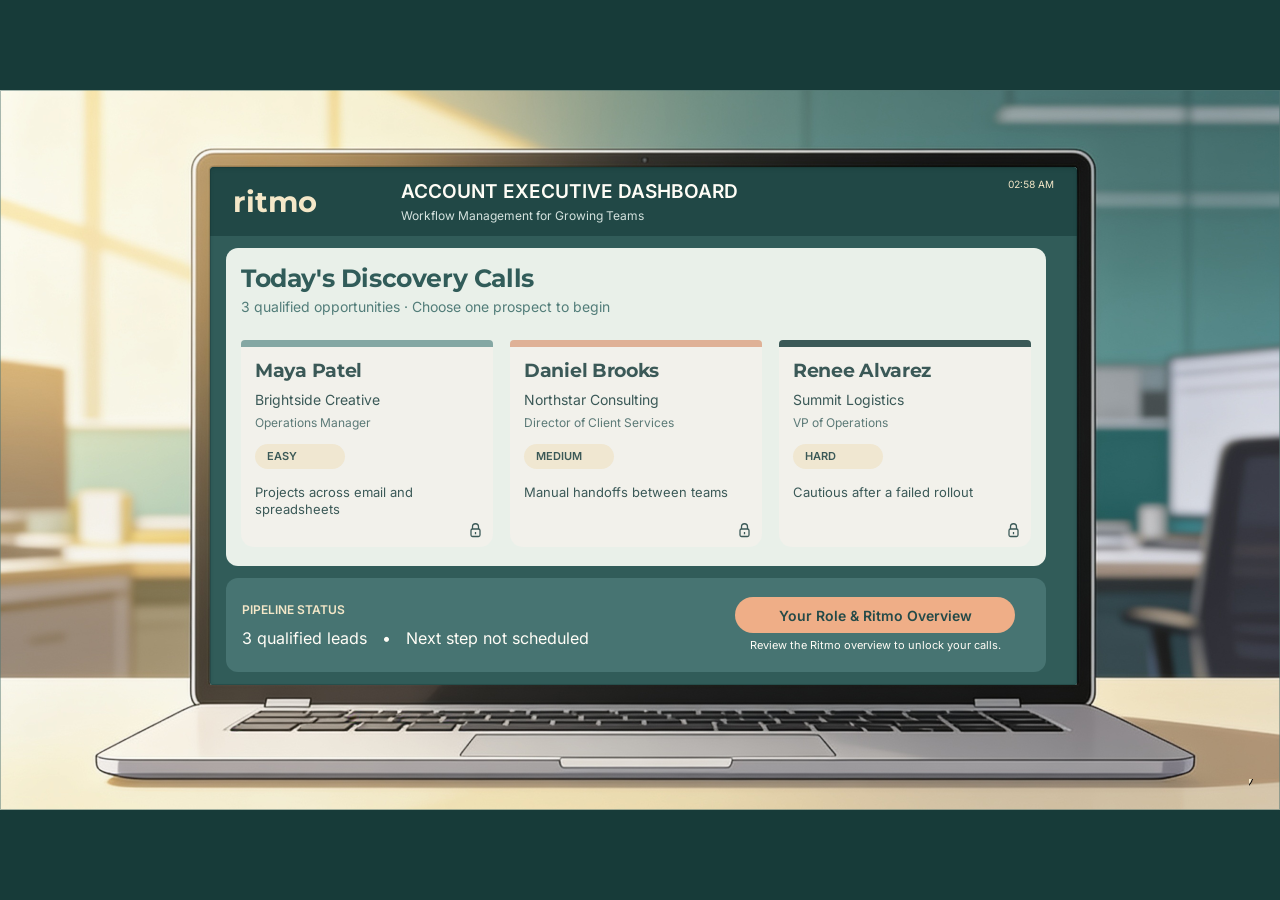
<file: index.html>
<!doctype html>
<html lang="en">
<head>
  <meta charset="utf-8">
  <meta name="viewport" content="width=device-width, initial-scale=1">
  <meta name="theme-color" content="#315c59">
  <title>Ritmo — Account Executive Dashboard</title>
  <link rel="icon" href="data:,">
  <link rel="stylesheet" href="./src/styles.css?v=conclusion-return-2">
</head>
<body>
  <main class="viewport" aria-label="Ritmo sales training prototype">
    <div class="stage" id="stage">
      <img class="workstation" draggable="false" id="workstation" src="./assets/ritmo-workstation.png" alt="" aria-hidden="true" width="1280" height="720">
      <p class="asset-notice" id="asset-notice" hidden>Approved workstation image not yet bundled.</p>
      <div class="desk" aria-hidden="true"></div>
      <div class="laptop">
        <div class="camera" aria-hidden="true"></div>
        <section class="screen" aria-label="Account executive dashboard">
          <header class="app-header">
            <span class="brand">ritmo</span>
            <div class="header-copy"><h1>ACCOUNT EXECUTIVE DASHBOARD</h1><p>Workflow Management for Growing Teams</p></div>
            <time id="clock" aria-label="Local time"></time>
          </header>
          <div class="dashboard" id="dashboard">
            <section class="discovery" aria-labelledby="discovery-title">
              <h2 id="discovery-title" tabindex="-1">Today's Discovery Calls</h2>
              <p class="support">3 qualified opportunities · Choose one prospect to begin</p>
              <div class="customers" id="customers"></div>
            </section>
            <section class="pipeline" aria-label="Pipeline status">
              <div class="pipeline-copy"><h2>PIPELINE STATUS</h2><p>3 qualified leads <span aria-hidden="true">•</span> <span id="pipeline-status">Next step not scheduled</span></p></div>
              <div class="overview-entry"><button id="open-overview" class="action overview-required" aria-controls="role-overview" aria-describedby="overview-instruction">Your Role &amp; Ritmo Overview</button><p id="overview-instruction">Review the Ritmo overview to unlock your calls.</p></div>
            </section>
          </div>
          <section id="role-overview" class="role-overview" aria-label="Your Role &amp; Ritmo Overview" hidden>
            <div class="overview-tabs" role="tablist" aria-label="Overview sections">
              <button id="overview-tab-role" role="tab" aria-controls="overview-panel-role" aria-selected="true" tabindex="0" data-overview-tab="role">Your Role<span class="tab-reviewed" aria-hidden="true">✓</span></button>
              <button id="overview-tab-benefits" role="tab" aria-controls="overview-panel-benefits" aria-selected="false" tabindex="-1" data-overview-tab="benefits">Ritmo Benefits<span class="tab-reviewed" aria-hidden="true">✓</span></button>
              <button id="overview-tab-goal" role="tab" aria-controls="overview-panel-goal" aria-selected="false" tabindex="-1" data-overview-tab="goal">Call Goal<span class="tab-reviewed" aria-hidden="true">✓</span></button>
            </div>
            <section id="overview-panel-role" class="overview-panel" role="tabpanel" aria-labelledby="overview-tab-role" tabindex="0">
              <h2>Your Role &amp; What Ritmo Does</h2>
              <div class="role-columns">
                <section><h3>Your Role</h3><p>You're an account executive at Ritmo. You'll meet with qualified prospective customers to explore their needs, address concerns, and determine whether a follow-up demonstration is worth scheduling.</p></section>
                <section><h3>What Is Ritmo?</h3><p>Ritmo is a B2B workflow-management software platform designed to help growing teams organize, coordinate, and track their work in one place.</p></section>
              </div>
              <section class="ritmo-example"><h3>Ritmo in 30 Seconds</h3><blockquote>“Ritmo helps growing teams organize their work in one place. Instead of juggling spreadsheets, emails, and manual follow-ups, teams can track progress, coordinate responsibilities, and keep projects moving with clearer workflows.”</blockquote><p class="example-caption">An example explanation — not a script to memorize.</p></section>
            </section>
            <section id="overview-panel-benefits" class="overview-panel" role="tabpanel" aria-labelledby="overview-tab-benefits" tabindex="0" hidden>
              <h2>What Ritmo Offers</h2>
              <div class="benefits-grid">
                <article class="capability"><h3>Centralized Work Management</h3><p>Keep tasks, deadlines, project updates, and responsibilities organized in one shared workspace.</p><p class="why-it-matters"><strong>Why it matters:</strong> Teams spend less time searching through emails and spreadsheets to figure out what's happening.</p></article>
                <article class="capability"><h3>Standardized Workflows</h3><p>Create consistent processes so everyone knows which steps to follow and what happens next.</p><p class="why-it-matters"><strong>Why it matters:</strong> Teams can reduce confusion, missed steps, and inconsistent ways of working.</p></article>
                <article class="capability"><h3>Automated Task Assignments</h3><p>Assign responsibilities as work progresses, helping teams coordinate handoffs without constantly following up manually.</p><p class="why-it-matters"><strong>Why it matters:</strong> Work is less likely to get stuck because someone doesn't know they're responsible for the next step.</p></article>
              </div>
            </section>
            <section id="overview-panel-goal" class="overview-panel" role="tabpanel" aria-labelledby="overview-tab-goal" tabindex="0" hidden>
              <h2>Your Discovery Call Goal</h2>
              <ol class="call-goals">
                <li><h3>Explore the customer's needs</h3><p>Ask questions to understand the customer's current situation, challenges, and priorities.</p></li>
                <li><h3>Address concerns with relevant benefits</h3><p>Acknowledge and clarify the customer's concern before connecting a Ritmo capability to their needs.</p></li>
                <li><h3>Confirm a specific next step</h3><p>Propose and confirm a follow-up meeting with a clear purpose.</p></li>
              </ol>
              <p class="overview-reminder"><strong>Remember:</strong> You're not expected to close the sale during this call. Your goal is to determine whether a tailored Ritmo workflow demonstration is worth scheduling.</p>
            </section>
            <div class="overview-footer"><p id="overview-progress" role="status">Review all three tabs to return to the dashboard.</p><button class="action" id="complete-overview" disabled aria-describedby="overview-progress">Return to Dashboard</button></div>
          </section>
          <section class="handoff" id="handoff" aria-labelledby="handoff-title" hidden>
            <span class="eyebrow">DISCOVERY CALL</span>
            <span class="call-mark" aria-hidden="true"><svg viewBox="0 0 24 24"><rect x="3" y="6" width="12" height="12" rx="3"/><path d="m15 10 6-3v10l-6-3z"/></svg></span>
            <h2 id="handoff-title" tabindex="-1"></h2>
            <p id="handoff-company"></p>
            <p class="handoff-note">Your customer conversation is ready.</p>
            <span class="prototype-label">Prototype handoff · No live call is connected</span>
            <button class="action" id="return-button">Return to CRM</button>
          </section>
          <section class="transition" id="transition" hidden tabindex="-1" aria-labelledby="connection-title">
            <span class="eyebrow">RITMO · OUTBOUND CALL</span>
            <span class="pulse" aria-hidden="true"></span>
            <h2 id="connection-title"></h2>
            <p>Preparing your customer conversation</p>
          </section>
          <section class="precall" id="customer-brief" role="dialog" aria-modal="true" aria-labelledby="brief-title" aria-describedby="brief-summary" hidden>
            <h2 class="sr-only" id="brief-title" tabindex="-1">Pre-Call Brief</h2>
            <p class="sr-only" id="brief-summary"></p>
            <div class="brief-artwork">
              <img id="brief-image" alt="" draggable="false" width="1280" height="720">
              <button class="brief-hotspot back-hotspot" id="back-customers" aria-label="Back to Customers"></button>
              <button class="brief-hotspot call-hotspot" id="call-prospect" aria-label="Call This Prospect" aria-disabled="true" aria-describedby="brief-review-status"></button>
            </div>
            <p id="brief-review-status" class="brief-review-status" role="status"></p>
          </section>
        </section>
        <div class="hinge" aria-hidden="true"></div>
      </div>
      <div class="laptop-base" aria-hidden="true"><div class="keyboard" id="keyboard"></div><div class="trackpad"></div><div class="base-lip"></div></div>
      <aside class="notification" id="notification" aria-label="Message from your manager" hidden><h2>MESSAGE FROM YOUR MANAGER</h2><p>Three qualified prospects are ready to talk. Choose one and find out what their team needs.</p></aside>
      <span class="sr-only" id="announcement" role="status"></span>
    </div>
  </main>
  <div id="simulation-exit" class="simulation-exit" tabindex="-1" role="status" aria-label="Customer conversation transition complete" hidden></div>
  <!-- Classic scripts load in dependency order, including when opened via file://. -->
  <script src="./src/customers.js"></script>
  <script src="./src/session.js"></script>
  <script src="./src/main.js?v=conclusion-return-2"></script>
</body>
</html>
</file>
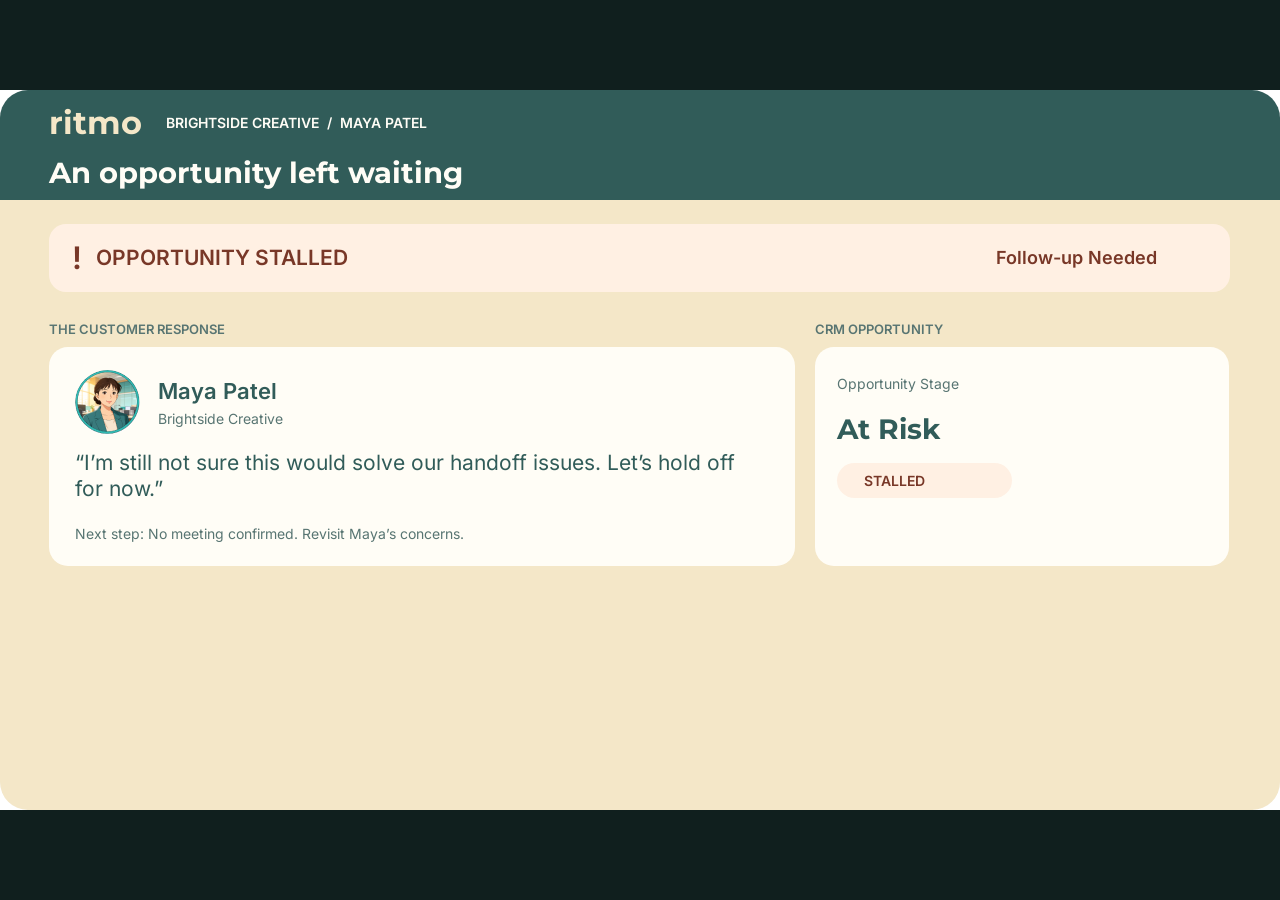
<file: negative-conclusion/index.html>
<!doctype html>
<html lang="en"><head><meta charset="utf-8"><meta name="viewport" content="width=device-width,initial-scale=1"><title>Ritmo — Maya Negative Conclusion</title><link rel="stylesheet" href="styles.css?v=negative-autoplay-2"><script defer src="navigation.js?v=2"></script><script defer src="animation.js?v=negative-autoplay-2"></script></head>
<body data-outcome="negative"><main class="scene" aria-label="Maya negative conclusion">
<section class="intro" aria-label="Later that week"><div class="intro-screen"><h1>Later that week…</h1><i></i><p>Your conversation with Maya has set things in motion.</p></div></section>
<section class="conclusion" aria-label="Conclusion" inert>
<header data-reveal="header"><div><strong class="brand">ritmo</strong><span>BRIGHTSIDE CREATIVE&nbsp; / &nbsp;MAYA PATEL</span></div><h1>An opportunity left waiting</h1></header>
<div class="banner" data-reveal="banner"><span class="symbol" aria-hidden="true">!</span><strong>OPPORTUNITY STALLED</strong><span class="banner-stage">Follow-up Needed</span></div>
<section class="customer" data-reveal="customer"><h2>THE CUSTOMER RESPONSE</h2><div class="panel"><div class="identity"><span class="avatar maya" role="img" aria-label="Maya Patel"></span><div><h3>Maya Patel</h3><p>Brightside Creative</p></div></div><blockquote>“I’m still not sure this would solve our handoff issues. Let’s hold off for now.”</blockquote><p class="next">Next step: No meeting confirmed. Revisit Maya’s concerns.</p></div></section>
<section class="opportunity" data-reveal="opportunity"><h2>CRM OPPORTUNITY</h2><div class="panel"><p>Opportunity Stage</p><h3>At Risk</h3><strong class="pill">STALLED</strong></div></section>
<section class="manager" data-reveal="manager"><h2>SALES MANAGER UPDATE</h2><div class="manager-prompt"><button id="open-manager" aria-label="Open sales manager update" aria-controls="manager-message" aria-expanded="false"><svg viewBox="0 0 32 24" aria-hidden="true"><rect x="1" y="1" width="30" height="22" rx="4"/><path d="m3 4 13 10L29 4"/></svg></button></div><div class="panel" id="manager-message" tabindex="-1" hidden><span class="avatar coach" role="img" aria-label="Sales Manager"></span><div><h3>Sales Manager</h3><p>“Maya hasn’t committed to a next step. Let’s review what concerns were left unresolved and plan a stronger follow-up.”</p></div></div></section>
<footer data-reveal="navigation"><span>MAYA&nbsp; / &nbsp;NEGATIVE CONCLUSION</span><nav aria-label="Next steps"><button data-action="retry">Try Maya Again</button><button data-action="customers">Choose Another Customer</button><button data-action="finish">Finish Experience</button></nav></footer>
</section>
<dialog><h2>Navigation status</h2><p id="destination"></p><button id="dismiss">Back to conclusion</button></dialog>
<span id="status" class="sr-only" role="status"></span>
</main></body></html>
</file>
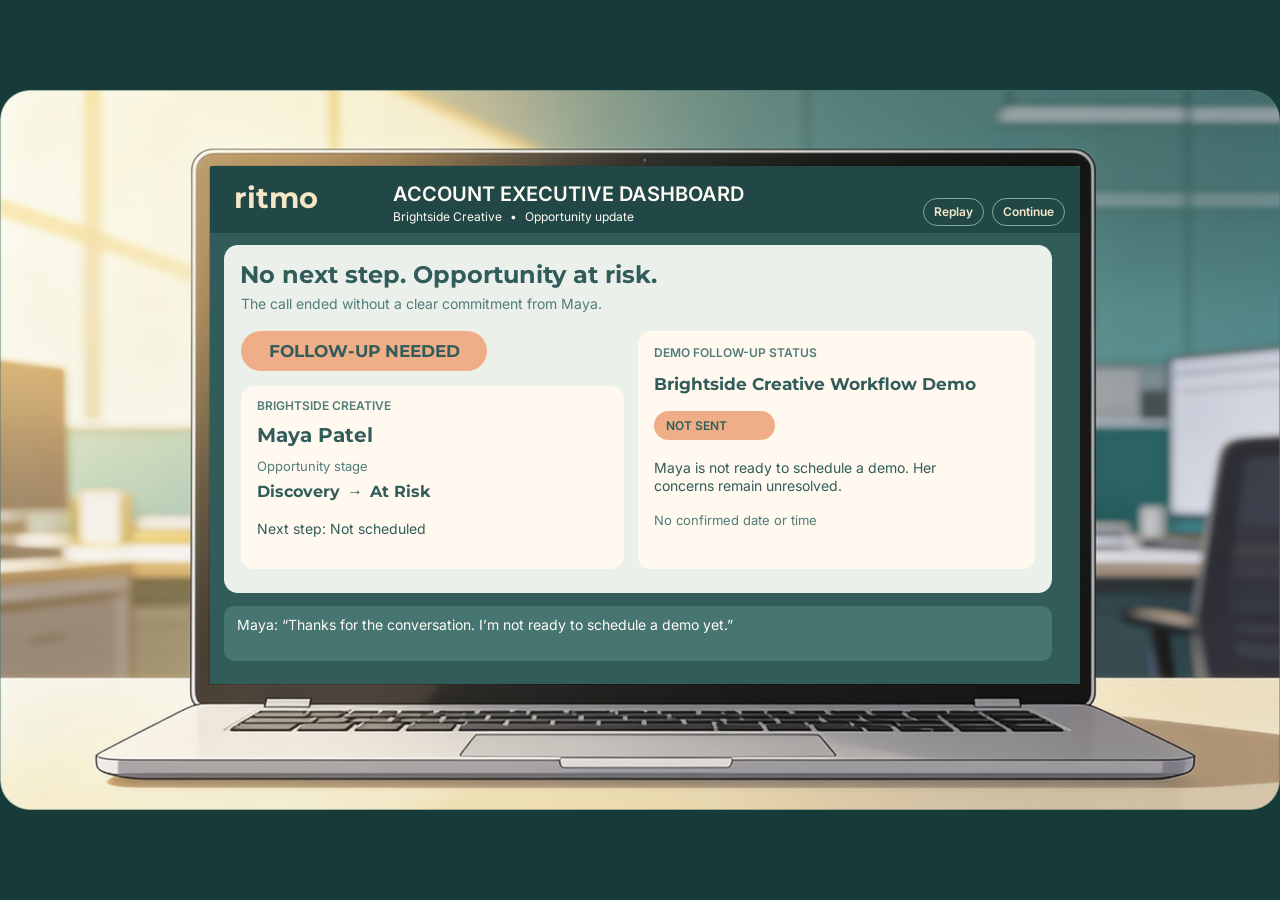
<file: negative-consequence/index.html>
<!doctype html>
<html lang="en">
<head>
  <meta charset="utf-8">
  <meta name="viewport" content="width=device-width, initial-scale=1">
  <title>Ritmo — Maya's opportunity at risk</title>
  <link rel="icon" href="data:,">
  <link rel="stylesheet" href="./styles.css?v=not-sent-outline-1">
</head>
<body>
  <main class="viewport">
    <section class="scene" id="scene" data-state="loading" aria-labelledby="result-title" aria-busy="true">
      <!-- Exclude the entire flattened display, preserving the original device
           and office. Live HTML fills that same opening, with no duplicate text. -->
      <img class="artwork" id="artwork" src="./assets/negative-consequence.png" width="1280" height="720" alt="" draggable="false">
      <div class="screen">
        <div class="screen-content" data-reveal="screen">
          <header class="header">
            <span class="brand">ritmo</span>
            <p class="dashboard-title">ACCOUNT EXECUTIVE DASHBOARD</p>
            <p class="dashboard-subtitle">Brightside Creative <span aria-hidden="true">•</span> Opportunity update</p>
          </header>
          <section class="panel" aria-labelledby="result-title">
            <h1 id="result-title">No next step. Opportunity at risk.</h1>
            <p class="intro">The call ended without a clear commitment from Maya.</p>
            <div class="badge" data-reveal="badge">
              <span>FOLLOW-UP NEEDED</span>
            </div>
            <section class="opportunity" aria-labelledby="customer-name">
              <p class="company">BRIGHTSIDE CREATIVE</p>
              <h2 id="customer-name">Maya Patel</h2>
              <p class="stage-label">Opportunity stage</p>
              <p class="stage-line"><span id="stage-text" data-reveal="stage">Discovery <span class="arrow">→</span> At Risk</span></p>
              <p class="next-step">Next step: Not scheduled</p>
            </section>
            <section class="calendar" data-reveal="calendar" aria-labelledby="calendar-title">
              <h2 id="calendar-title">DEMO FOLLOW-UP STATUS</h2>
              <h3>Brightside Creative Workflow Demo</h3>
              <p class="accepted">NOT SENT</p>
              <p class="invitation">Maya is not ready to schedule a demo. Her<br>concerns remain unresolved.</p>
              <p class="schedule">No confirmed date or time</p>
            </section>
          </section>
          <p class="message" data-reveal="message">Maya: “Thanks for the conversation. I’m not ready to schedule a demo yet.”</p>
          <div class="accent badge-accent" data-accent="badge" aria-hidden="true"></div>
          <div class="accent calendar-accent" data-accent="calendar" aria-hidden="true"></div>
        </div>
        <div class="controls" id="controls" hidden>
          <button id="skip" type="button">Skip Animation</button>
          <button id="replay" type="button" hidden>Replay</button>
          <button id="continue" type="button" hidden>Continue</button>
        </div>
      </div>
    </section>
    <p id="status" class="sr-only" role="status" aria-live="polite"></p>
    <p id="load-error" hidden>The artwork could not load. Keep this folder and its assets together, then reload the page.</p>
  </main>
  <script src="./animation.js"></script>
</body>
</html>
</file>
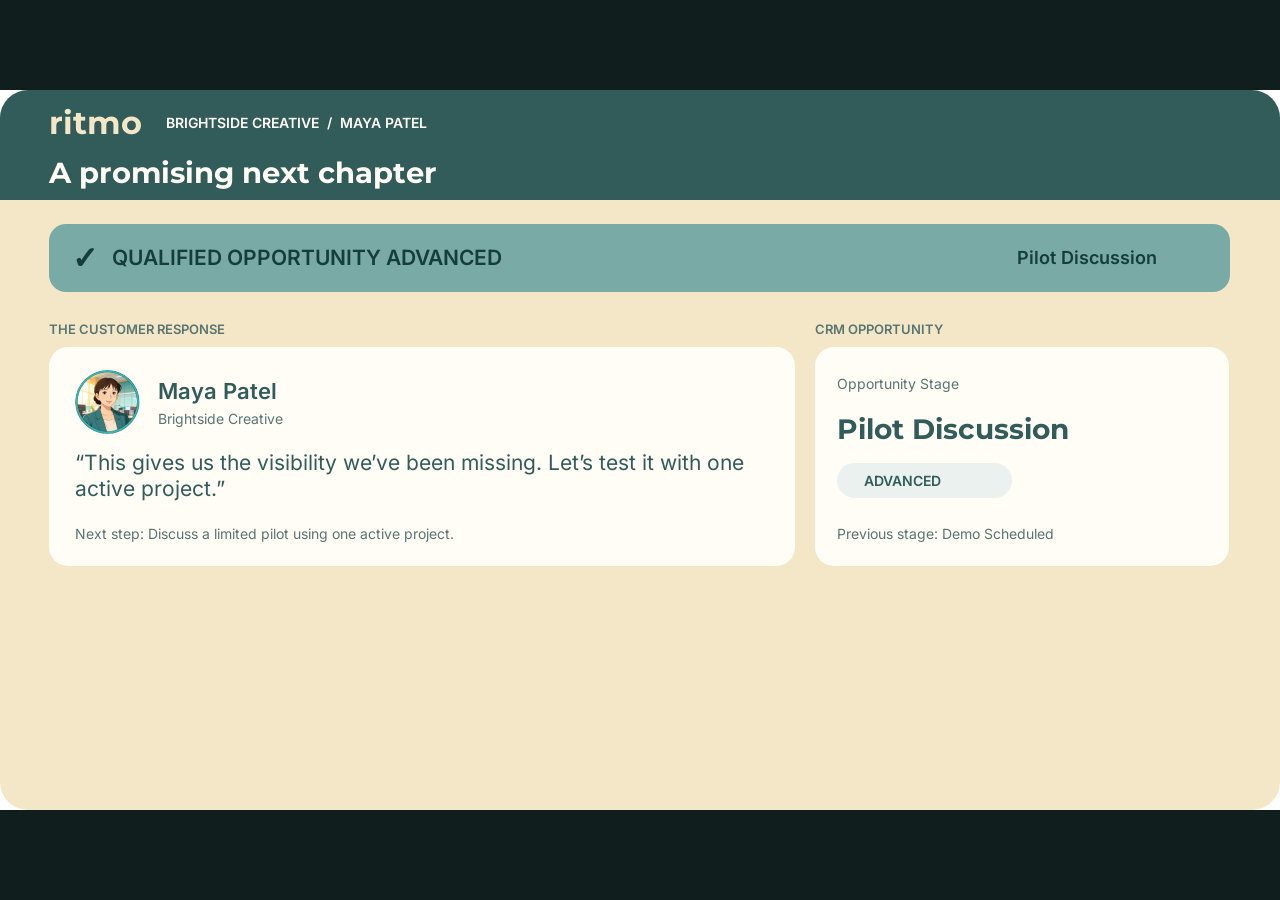
<file: positive-conclusion/index.html>
<!doctype html>
<html lang="en"><head><meta charset="utf-8"><meta name="viewport" content="width=device-width,initial-scale=1"><title>Ritmo — Maya Positive Conclusion</title><link rel="stylesheet" href="styles.css?v=positive-autoplay-2"><script defer src="navigation.js?v=2"></script><script defer src="animation.js?v=positive-autoplay-2"></script></head>
<body data-outcome="positive"><main class="scene" aria-label="Maya positive conclusion">
<section class="intro" aria-label="Later that week"><div class="intro-screen"><h1>Later that week…</h1><i></i><p>Your conversation with Maya has set things in motion.</p></div></section>
<section class="conclusion" aria-label="Conclusion" inert>
<header data-reveal="header"><div><strong class="brand">ritmo</strong><span>BRIGHTSIDE CREATIVE&nbsp; / &nbsp;MAYA PATEL</span></div><h1>A promising next chapter</h1></header>
<div class="banner" data-reveal="banner"><span class="symbol" aria-hidden="true">✓</span><strong>QUALIFIED OPPORTUNITY ADVANCED</strong><span class="banner-stage">Pilot Discussion</span></div>
<section class="customer" data-reveal="customer"><h2>THE CUSTOMER RESPONSE</h2><div class="panel"><div class="identity"><span class="avatar maya" role="img" aria-label="Maya Patel"></span><div><h3>Maya Patel</h3><p>Brightside Creative</p></div></div><blockquote>“This gives us the visibility we’ve been missing. Let’s test it with one active project.”</blockquote><p class="next">Next step: Discuss a limited pilot using one active project.</p></div></section>
<section class="opportunity" data-reveal="opportunity"><h2>CRM OPPORTUNITY</h2><div class="panel"><p>Opportunity Stage</p><h3>Pilot Discussion</h3><strong class="pill">ADVANCED</strong><p class="previous">Previous stage: Demo Scheduled</p></div></section>
<section class="manager" data-reveal="manager"><h2>SALES MANAGER UPDATE</h2><div class="manager-prompt"><button id="open-manager" aria-label="Open sales manager update" aria-controls="manager-message" aria-expanded="false"><svg viewBox="0 0 32 24" aria-hidden="true"><rect x="1" y="1" width="30" height="22" rx="4"/><path d="m3 4 13 10L29 4"/></svg></button></div><div class="panel" id="manager-message" tabindex="-1" hidden><span class="avatar coach" role="img" aria-label="Sales Manager"></span><div><h3>Sales Manager</h3><p>“Nice work. You uncovered the customer’s needs, responded to the concern, and secured a clear next step. I’m highlighting this call as a strong example for the team.”</p></div></div></section>
<footer data-reveal="navigation"><span>MAYA&nbsp; / &nbsp;POSITIVE CONCLUSION</span><nav aria-label="Next steps"><button data-action="retry">Try Maya Again</button><button data-action="customers">Choose Another Customer</button><button data-action="finish">Finish Experience</button></nav></footer>
</section>
<dialog><h2>Navigation status</h2><p id="destination"></p><button id="dismiss">Back to conclusion</button></dialog>
<span id="status" class="sr-only" role="status"></span>
</main></body></html>
</file>
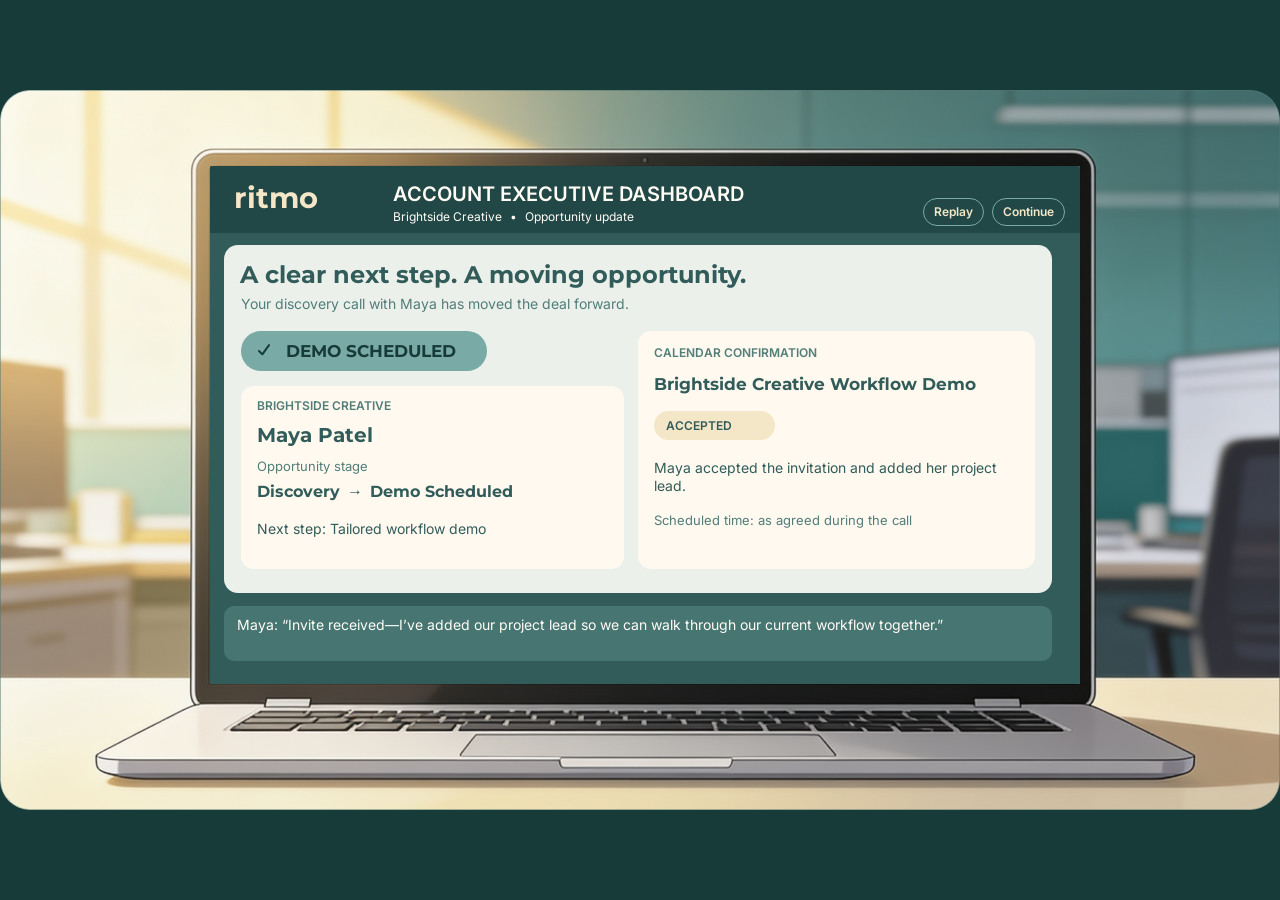
<file: positive-consequence/index.html>
<!doctype html>
<html lang="en">
<head>
  <meta charset="utf-8">
  <meta name="viewport" content="width=device-width, initial-scale=1">
  <title>Ritmo — Maya's demo scheduled</title>
  <link rel="icon" href="data:,">
  <link rel="stylesheet" href="./styles.css">
</head>
<body>
  <main class="viewport">
    <section class="scene" id="scene" data-state="loading" aria-labelledby="result-title" aria-busy="true">
      <!-- Exclude the entire flattened display, preserving the original device
           and office. Live HTML fills that same opening, with no duplicate text. -->
      <img class="artwork" id="artwork" src="./assets/positive-consequence.png" width="1280" height="720" alt="" draggable="false">
      <div class="screen">
        <div class="screen-content" data-reveal="screen">
          <header class="header">
            <span class="brand">ritmo</span>
            <p class="dashboard-title">ACCOUNT EXECUTIVE DASHBOARD</p>
            <p class="dashboard-subtitle">Brightside Creative <span aria-hidden="true">•</span> Opportunity update</p>
          </header>
          <section class="panel" aria-labelledby="result-title">
            <h1 id="result-title">A clear next step. A moving opportunity.</h1>
            <p class="intro">Your discovery call with Maya has moved the deal forward.</p>
            <div class="badge" data-reveal="badge">
              <svg class="check" data-reveal="check" viewBox="0 0 24 24" aria-hidden="true"><path d="m6 12 4 4 8-11"/></svg>
              <span>DEMO SCHEDULED</span>
            </div>
            <section class="opportunity" aria-labelledby="customer-name">
              <p class="company">BRIGHTSIDE CREATIVE</p>
              <h2 id="customer-name">Maya Patel</h2>
              <p class="stage-label">Opportunity stage</p>
              <p class="stage-line"><span id="stage-text" data-reveal="stage">Discovery <span class="arrow">→</span> Demo Scheduled</span></p>
              <p class="next-step">Next step: Tailored workflow demo</p>
            </section>
            <section class="calendar" data-reveal="calendar" aria-labelledby="calendar-title">
              <h2 id="calendar-title">CALENDAR CONFIRMATION</h2>
              <h3>Brightside Creative Workflow Demo</h3>
              <p class="accepted">ACCEPTED</p>
              <p class="invitation">Maya accepted the invitation and added her project lead.</p>
              <p class="schedule">Scheduled time: as agreed during the call</p>
            </section>
          </section>
          <p class="message" data-reveal="message">Maya: “Invite received—I’ve added our project lead so we can walk through our current workflow together.”</p>
          <div class="accent badge-accent" data-accent="badge" aria-hidden="true"></div>
          <div class="accent calendar-accent" data-accent="calendar" aria-hidden="true"></div>
        </div>
        <div class="controls" id="controls" hidden>
          <button id="skip" type="button">Skip Animation</button>
          <button id="replay" type="button" hidden>Replay</button>
          <button id="continue" type="button" hidden>Continue</button>
        </div>
      </div>
    </section>
    <p id="status" class="sr-only" role="status" aria-live="polite"></p>
    <p id="load-error" hidden>The artwork could not load. Keep this folder and its assets together, then reload the page.</p>
  </main>
  <script src="./animation.js"></script>
</body>
</html>
</file>
<file: src/styles.css>
@font-face { font-family: Inter; src: url('../assets/fonts/inter-latin-400-normal.woff2') format('woff2'); font-weight: 400; font-display: swap; }
@font-face { font-family: Inter; src: url('../assets/fonts/inter-latin-600-normal.woff2') format('woff2'); font-weight: 600; font-display: swap; }
@font-face { font-family: Montserrat; src: url('../assets/fonts/montserrat-latin-700-normal.woff2') format('woff2'); font-weight: 700; font-display: swap; }
:root { --dark-teal: #315c59; --light-teal: #79aaa5; --peach: #efae87; --cream: #f4e7c8; --near-white: #fffdf6; --soft: #ebf1ee; --gray: #d8d6d0; font-family: Inter, sans-serif; color: var(--dark-teal); background: #173b39; }
* { box-sizing: border-box; }
body { margin: 0; }
button { font: inherit; color: inherit; cursor: pointer; user-select: none; }
button:focus-visible { outline: 3px solid var(--dark-teal); outline-offset: 5px; }
[hidden] { display: none !important; }
h1, h2, p { margin: 0; }
.viewport { width: 100%; height: 100svh; display: flex; align-items: center; justify-content: center; overflow: hidden; }
.stage { position: relative; width: 1280px; height: 720px; overflow: hidden; border-radius: 0px; background: var(--gray); transform: scale(var(--scale, 1)); transform-origin: center; flex-shrink: 0; }
.asset-notice { position: absolute; left: 30px; top: 17px; font-size: 13px; }
.desk { position: absolute; inset: 588px 0 0; background: linear-gradient(100deg, #f8f2de, #d5c6a8); border-top: 1px solid #e5ddca; }
.laptop { position: absolute; left: 190px; top: 59px; width: 906px; height: 563px; padding: 16px 17px 25px; border: 2px solid #817f73; border-radius: 24px 24px 13px 13px; background: linear-gradient(120deg, #a79975, #282e2b 45%, #4f504b); box-shadow: inset 0 0 0 3px #d1c9b5, inset 0 0 0 6px #55584f, 0 5px 6px #21353330; }
.camera { position: absolute; width: 5px; height: 5px; background: #6d736d; border: 1px solid #232a27; border-radius: 50%; left: 50%; top: 6px; }
.screen { position: relative; width: 868px; height: 518px; background: var(--dark-teal); border-radius: 4px 4px 0 0; overflow: hidden; border: 1px solid #142c29; }
.app-header { height: 69px; background: #214846; display: flex; align-items: center; padding: 0 23px; color: var(--near-white); }
.brand { font-family: Montserrat, sans-serif; font-weight: 700; font-size: 29px; color: var(--cream); width: 168px; flex-shrink: 0; }
.header-copy h1 { font-size: 19px; font-weight: 600; line-height: 1.3; }
.header-copy p { font-size: 12px; margin-top: 3px; color: #d4e2de; }
#clock { margin-left: auto; align-self: flex-start; margin-top: 11px; font-size: 10px; color: var(--cream); font-variant-numeric: tabular-nums; white-space: nowrap; }
.dashboard { padding: 12px 30px 0 15px; }
.discovery { background: #e9f0e9; border-radius: 12px; padding: 15px; height: 318px; }
h2 { font-family: Montserrat, sans-serif; font-weight: 700; }
.discovery h2 { font-size: 25px; letter-spacing: -.4px; line-height: 1.25; }
.support { font-size: 14px; color: #527d79; margin: 4px 0 25px; }
.customers { display: grid; grid-template-columns: repeat(3, 1fr); gap: 17px; }
.customer { position: relative; display: flex; flex-direction: column; align-items: flex-start; text-align: left; height: 207px; border: 0; border-top: 7px solid var(--accent); border-radius: 4px 4px 13px 13px; padding: 12px 14px; background: #fff9ef; transition: transform 180ms ease, box-shadow 180ms ease, background 180ms ease; }
.customer:hover, .customer:focus-visible { transform: translateY(-3px); box-shadow: 0 7px 14px #315c5920; background: var(--near-white); }
.customer-name { font: 700 19px/1.3 Montserrat, sans-serif; margin-bottom: 5px; letter-spacing: -.3px; }
.customer-company { font-size: 14px; line-height: 1.5; }
.customer-role { font-size: 12px; margin-top: 5px; color: #527d79; }
.difficulty { display: inline-flex; min-width: 90px; padding: 5px 12px; background: var(--cream); border-radius: 30px; font-size: 11px; font-weight: 600; line-height: 15px; }
.customer .difficulty { margin-top: 14px; }
.customer-context { font-size: 13px; line-height: 1.3; margin-top: 15px; }
.pipeline { height: 72px; margin-top: 12px; padding: 11px 16px; background: #477472; border-radius: 12px; color: var(--near-white); }
.pipeline h2 { font: 600 12px/1.4 Inter, sans-serif; color: var(--cream); }
.pipeline p { font-size: 16px; margin-top: 9px; }
.pipeline p > span:first-child { padding: 0 10px; }
.hinge { position: absolute; left: 70px; right: 70px; bottom: -1px; height: 13px; border: 2px solid #77786e; background: linear-gradient(#d7d4cb, #8e8c81); }
.laptop-base { position: absolute; top: 613px; left: 95px; width: 1090px; height: 80px; background: linear-gradient(#ddd9cf 0%, #bbb9b1 63%, #ece7dd 68%, #aaa89e 89%, #42463e 95%); clip-path: polygon(9% 0, 91% 0, 100% 65%, 99.5% 87%, 97% 96%, 3% 96%, .5% 87%, 0 65%); filter: drop-shadow(0 3px 2px #3337); }
.keyboard { position: absolute; left: 155px; right: 155px; top: -7px; display: grid; grid-template-columns: repeat(14, 1fr); grid-template-rows: repeat(4, 8px); gap: 3px; transform: perspective(160px) rotateX(26deg); }
.key { background: linear-gradient(#585952, #282d2b); border: 1px solid #93938a; border-radius: 2px; box-shadow: 0 1px 0 #f8f4e7; }
.trackpad { position: absolute; left: 366px; top: 33px; width: 373px; height: 22px; border: 2px solid #7a7b73; border-radius: 4px; background: #c5c3bb; transform: skewX(-12deg); }
.base-lip { position: absolute; width: 220px; height: 9px; left: 435px; bottom: 15px; border: 1px solid #84867c; border-radius: 0 0 8px 8px; background: #d9d7cf; }
.notification { position: absolute; left: 903px; top: 588px; width: 351px; min-height: 114px; padding: 15px 16px 17px; border: 1px solid #302e26; border-radius: 19px; background: var(--cream); box-shadow: 0 4px 10px #1c35331a; animation: notify-in 600ms cubic-bezier(.2,.8,.2,1) both; }
.notification::before { content: ''; position: absolute; top: -30px; left: -8px; width: 17px; height: 17px; background: var(--cream); clip-path: polygon(0 0,100% 0,50% 100%); }
.notification h2 { font: 600 12px/1.5 Inter, sans-serif; margin-bottom: 7px; }
.notification p { font-size: 14px; line-height: 18px; }
.eyebrow { font-size: 11px; letter-spacing: 1.5px; font-weight: 600; }
.action { border: 0; border-radius: 30px; padding: 13px 26px; background: var(--peach); font-size: 15px; font-weight: 600; transition: background 160ms ease, transform 160ms ease; min-height: 46px; }
.action:hover { background: var(--light-teal); transform: translateY(-1px); }
.action span { margin-left: 45px; }
.action:disabled { opacity: .6; cursor: wait; }
.handoff { height: 449px; background: var(--soft); display: flex; flex-direction: column; align-items: center; justify-content: center; animation: panel-in 400ms ease both; }
.call-mark { margin: 18px 0 12px; width: 58px; height: 58px; display: grid; place-items: center; background: var(--cream); border-radius: 50%; }
.call-mark svg { width: 28px; fill: none; stroke: currentColor; stroke-width: 1.5; }
.handoff h2 { font-size: 29px; margin-bottom: 8px; }
.handoff-note { margin: 24px 0 7px; font-size: 16px; }
.prototype-label { font-size: 12px; color: #527d79; }
.handoff .action { margin-top: 25px; }
.transition { position: absolute; inset: 69px 0 0; background: var(--soft); display: flex; flex-direction: column; align-items: center; justify-content: center; gap: 22px; z-index: 6; }
.pulse { width: 36px; height: 36px; border-radius: 50%; background: var(--light-teal); animation: breathe 700ms ease-in-out infinite alternate; }
.sr-only { position: absolute; width: 1px; height: 1px; padding: 0; margin: -1px; clip-path: inset(50%); overflow: hidden; white-space: nowrap; }
@keyframes notify-in { from { opacity: 0; transform: translate(30px, 12px); } to { opacity: 1; transform: translate(0,0); } }
@keyframes panel-in { from { opacity: 0; transform: translateY(8px); } to { opacity: 1; transform: translateY(0); } }
@keyframes breathe { to { transform: scale(.8); opacity: .5; } }
@media (prefers-reduced-motion: reduce) { *, *::before, *::after { animation: none !important; transition: none !important; scroll-behavior: auto !important; } }

#handoff-title:focus { outline: none; }

/* The complete approved PNG and its hotspots share one 16:9 coordinate space. */
.precall { position: absolute; inset: 0; z-index: 6; display: grid; place-items: center; background: var(--near-white); animation: brief-fade 260ms ease backwards; }
/* Release the opacity animation after entry instead of retaining its effect.
   Keep the artwork at its final layout size throughout the fade. */
@keyframes brief-fade { from { opacity: 0; } to { opacity: 1; } }
.brief-artwork { position: relative; width: calc(100% - 48px); aspect-ratio: 16 / 9; container-type: inline-size; }
#brief-image { display: block; width: 100%; height: 100%; object-fit: contain; pointer-events: none; }
.brief-hotspot { position: absolute; padding: 0; border: 0; background: transparent; border-radius: 999px; cursor: pointer; }
/* Original button bounds: Back (460,635,238,49), Call (995,634,238,49). */
.back-hotspot { left: 35.9375%; top: 88.194444%; width: 18.59375%; height: 6.805556%; }
.call-hotspot { left: 77.734375%; top: 88.055556%; width: 18.59375%; height: 6.805556%; }
/* Keep one opaque, live label in every state so raster/live text never swaps.
   Only colors transition; typography and geometry remain fixed. */
.brief-hotspot::after { content: attr(aria-label); position: absolute; inset: 0; display: grid; place-items: center; border-radius: inherit; border: 0.078125cqw solid #829f95; background: var(--cream); color: var(--dark-teal); font: 600 1.5625cqw/1 Inter, sans-serif; white-space: nowrap; transition: background-color 160ms ease, color 160ms ease, border-color 160ms ease; pointer-events: none; }
.call-hotspot::after { background: var(--peach); }
.brief-hotspot:hover::after, .brief-hotspot:focus-visible::after { background: var(--light-teal); color: var(--cream); border-color: var(--dark-teal); }
.brief-hotspot:focus-visible { outline: 3px solid var(--dark-teal); outline-offset: 3px; box-shadow: 0 0 0 6px var(--cream); }
#brief-title:focus, #transition:focus, #discovery-title:focus { outline: none; }

/* Original supplied workstation, with its flattened UI excluded from rendering.
   Real HTML occupies the screen cutout. The whole stage scales together. */
.workstation { position: absolute; inset: 0; width: 1280px; height: 720px; pointer-events: none; clip-path: path(evenodd, "M 0 0 H 1280 V 720 H 0 Z M 214 77 H 1073 Q 1077 77 1077 81 V 593 Q 1077 595 1075 595 H 212 Q 210 595 210 593 V 81 Q 210 77 214 77 Z"); }
.laptop { left: 210px; top: 77px; width: 867px; height: 518px; padding: 0; border: 0; border-radius: 0; background: none; box-shadow: none; }
/* Match the artwork cutout exactly; no padding or border shifts live content. */
.screen { width: 867px; height: 518px; border: 0; border-radius: 4px 4px 2px 2px; isolation: isolate; }
/* A narrow inner bezel edge sits above every in-screen state, including calls.
   It never intercepts input or changes text/image rendering across the display. */
.screen::after { content: ''; position: absolute; inset: 0; z-index: 7; border-radius: inherit; pointer-events: none; box-shadow: inset 0 0 0 1px rgb(16 43 41 / 25%), inset 0 2px 4px rgb(16 43 41 / 20%); }
.camera, .hinge, .laptop-base, .desk { display: none; }
.dashboard { padding-left: 16px; padding-right: 31px; }

/* Keep the simulation non-editable while leaving future text fields usable. */
.stage { cursor: default; user-select: none; -webkit-user-select: none; }
.stage button, .stage a[href], .stage [role="button"] { cursor: pointer; }
.stage button * { cursor: inherit; }
.stage input, .stage textarea, .stage [contenteditable]:not([contenteditable="false"]) { cursor: text; user-select: text; -webkit-user-select: text; }
.stage select, .stage input[type="checkbox"], .stage input[type="radio"] { cursor: pointer; }
.transition { background: var(--dark-teal); color: var(--cream); gap: 20px; text-align: center; padding: 36px; }
.transition .eyebrow { color: var(--cream); }
.transition .pulse { background: var(--peach); margin: 5px 0; }
.transition h2 { font-size: 29px; line-height: 1.35; }
.transition p { font-size: 16px; }
.handoff h2 { max-width: 780px; text-align: center; font-size: 28px; }

/* Inset outline preserves the handoff button's existing box and text position. */
#return-button { box-shadow: inset 0 0 0 1px var(--dark-teal); }
#return-button:hover, #return-button:focus-visible { background: var(--light-teal); color: var(--cream); }

/* The brief is a screen within the device, not an overlay over the office. */
.brief-open .screen { background: var(--near-white); }
.brief-open .screen > :not(.precall) { visibility: hidden; }

/* Outside the scaled laptop stage: cover the complete Web Object viewport. */
.simulation-exit { position:fixed; inset:0; z-index:1000; background:#000000; opacity:1; border:0; outline:0; }

/* Ready screen: a soft ring pulse leaves the icon and text geometry unchanged. */
.conversation-ready .call-mark { animation:call-ready-glow 1400ms ease-in-out infinite; }
@keyframes call-ready-glow {
  0%, 100% { box-shadow:0 0 0 0 rgb(121 170 165 / 0%); }
  50% { box-shadow:0 0 0 7px rgb(121 170 165 / 22%); }
}

/* Replace only the original PNG's rounded outer corners with the approved
   square Figma export. Its baked-in interface and notification stay excluded. */
.stage::before { content:''; position:absolute; inset:0; z-index:1; pointer-events:none; background:url('../assets/ritmo-rectangular-reference.png') center / 100% 100% no-repeat; clip-path:path('M0 0H31V31H0Z M1249 0H1280V31H1249Z M0 689H31V720H0Z M1249 689H1280V720H1249Z'); }

/* Required overview: additions confined to the pipeline bar and in-screen page. */
.pipeline { height:94px; display:flex; align-items:center; justify-content:space-between; gap:16px; }
.pipeline-copy { flex:1; min-width:0; }
.pipeline-copy p { white-space:nowrap; }
.overview-entry { flex:0 0 310px; text-align:center; height:56px; }
#open-overview { color:#244A48; width:280px; min-height:36px; padding:9px 12px; font-size:14px; white-space:nowrap; }
.pipeline .overview-entry p { margin-top:5px; font-size:11px; line-height:1.35; color:var(--near-white); text-align:center; white-space:nowrap; }
.overview-required { animation:overview-glow 2s ease-in-out infinite; }
@keyframes overview-glow { 0%,100% {box-shadow:0 0 0 1px rgb(239 174 135 / 25%);} 50% {box-shadow:0 0 0 5px rgb(239 174 135 / 35%);} }
.customer:disabled { filter:saturate(.7); background:#f2f1e9; cursor:not-allowed; }
.customer:disabled:hover { transform:none; box-shadow:none; background:#f2f1e9; }
.customer-lock { position:absolute; bottom:10px; right:10px; width:15px; height:15px; color:var(--dark-teal); pointer-events:none; }
.customer-lock svg { width:100%; height:100%; fill:none; stroke:currentColor; stroke-width:1.7; }
.role-overview { height:449px; background:var(--near-white); padding:12px 18px; display:flex; flex-direction:column; gap:10px; animation:brief-fade 260ms ease backwards; }
.overview-tabs { display:flex; gap:8px; flex-shrink:0; }
.overview-tabs [role="tab"] { flex:1; min-height:38px; border:1px solid var(--light-teal); border-radius:9px; background:#edf2ee; color:#244A48; font:600 15px Inter,sans-serif; padding:8px 12px; }
.overview-tabs [role="tab"][aria-selected="true"] { background:var(--dark-teal); color:var(--near-white); border-color:var(--dark-teal); }
.overview-tabs [role="tab"]:hover:not([aria-selected="true"]) { background:var(--cream); }
.tab-reviewed { display:inline-block; width:16px; margin-left:9px; opacity:0; }
.overview-tabs [data-reviewed="true"] .tab-reviewed { opacity:1; }
.overview-panel { flex:1; min-height:0; overflow-y:auto; overscroll-behavior:contain; scrollbar-gutter:stable; padding:3px 5px 3px 2px; color:#244A48; font-size:15px; line-height:1.45; }
.overview-panel h2 { font-size:23px; line-height:1.25; margin:0 0 13px; }
.overview-panel h3 { font:600 16px/1.35 Inter,sans-serif; margin:0 0 6px; }
.role-columns { display:grid; grid-template-columns:1fr 1fr; gap:22px; margin-bottom:14px; }
.ritmo-example { padding:12px 15px; background:var(--cream); border-radius:10px; }
.ritmo-example blockquote { margin:0; }
.example-caption { font-size:12px; margin-top:7px; color:#315C59; }
.benefits-grid { display:grid; grid-template-columns:repeat(3,minmax(0,1fr)); gap:11px; }
.capability { border:1px solid #79AAA5; border-radius:10px; background:#fff9ef; padding:12px; display:flex; flex-direction:column; gap:10px; }
.capability h3 { min-height:44px; margin:0; }
.capability > p:not(.why-it-matters) { flex:1; }
.why-it-matters { padding:10px; background:#F4E7C8; color:#244A48; border-radius:7px; font-size:14px; line-height:1.4; }
.why-it-matters strong { display:block; margin-bottom:4px; }
.call-goals { padding-left:25px; margin:0 0 12px; }
.call-goals li { padding-left:4px; }
.call-goals li + li { margin-top:12px; }
.call-goals li::marker { font-weight:600; }
.overview-reminder { padding:12px 15px; background:var(--cream); border-radius:10px; }
.overview-footer { display:flex; align-items:center; justify-content:space-between; gap:12px; border-top:1px solid #abc2bc; padding-top:9px; flex-shrink:0; }
.overview-footer p { font-size:12px; color:#315C59; }
#complete-overview { color:#244A48; min-height:38px; padding:9px 18px; font-size:14px; flex-shrink:0; }
#open-overview:hover, #complete-overview:hover:not(:disabled) { color:#193B39; }
#complete-overview:disabled { opacity:1; background:#e7e3d7; color:#46635f; cursor:not-allowed; transform:none; }
.overview-panel:focus-visible { outline:2px solid var(--dark-teal); outline-offset:-2px; }
.brief-review-status { position:absolute; bottom:6px; left:24px; right:24px; text-align:center; font-size:11px; color:var(--dark-teal); }
.call-hotspot[aria-disabled="true"] { cursor:not-allowed; }
.call-hotspot[aria-disabled="true"]::after { background:#e6e3d6; color:var(--dark-teal); border-color:#829f95; }
@media(prefers-reduced-motion:reduce) { .overview-required { animation:none; box-shadow:0 0 0 2px var(--peach); } }
</file>
<file: negative-conclusion/styles.css>
@font-face{font-family:Inter;src:url('assets/inter-latin-400-normal.woff2')}@font-face{font-family:Inter;src:url('assets/inter-latin-600-normal.woff2');font-weight:600}@font-face{font-family:Montserrat;src:url('assets/montserrat-latin-700-normal.woff2');font-weight:700}
*{box-sizing:border-box}body{margin:0;background:#101f1e;color:#315c59;font-family:Inter,sans-serif;min-height:100svh;display:grid;place-items:center}.scene{--u:calc(1cqw / 12.8);container-type:inline-size;position:relative;width:min(100vw,177.7778svh);aspect-ratio:16/9;overflow:hidden;border-radius:calc(28 * var(--u));background:#000}.intro,.conclusion{position:absolute;inset:0}.intro{background:url('assets/later-that-week.png') center/100% 100%;opacity:0}.intro-screen{position:absolute;left:16.5%;top:11%;width:67.5%;height:71.3%;background:linear-gradient(105deg,#375757,#2d5052);display:flex;align-items:center;flex-direction:column;padding-top:calc(218 * var(--u))}.intro h1{font:700 calc(52 * var(--u))/1.15 Montserrat;margin:0;color:#fffdf6;opacity:0}.intro i{width:calc(110 * var(--u));height:calc(5 * var(--u));background:#efae87;margin:calc(25 * var(--u)) 0 calc(9 * var(--u));border-radius:2px;opacity:0}.intro p{font-size:calc(24 * var(--u));color:#f4e7c8;margin:0;opacity:0}.conclusion{background:#f4e7c8;opacity:0}header{height:15.28%;background:#315c59;padding:calc(13 * var(--u)) calc(49 * var(--u));color:#fffdf6}header>div{display:flex;align-items:center;gap:calc(24 * var(--u));font-size:calc(14 * var(--u));font-weight:600}.brand{font:700 calc(32 * var(--u)) Montserrat;color:#f4e7c8}h1{font:700 calc(29 * var(--u))/1.2 Montserrat;margin:calc(14 * var(--u)) 0 0}.banner{position:absolute;left:3.83%;top:18.61%;width:92.26%;height:9.44%;border-radius:calc(17 * var(--u));background:#79aaa5;display:flex;align-items:center;gap:calc(14 * var(--u));padding:0 calc(23 * var(--u));color:#153e3b;font-size:calc(21 * var(--u))}.symbol{font-size:calc(31 * var(--u));font-weight:600}.banner-stage{margin-left:auto;margin-right:calc(50 * var(--u));font-size:calc(18 * var(--u));font-weight:600}h2{font-size:calc(13 * var(--u));font-weight:600;color:#587572;margin:0 0 calc(10 * var(--u))}.customer,.opportunity,.manager{position:absolute;top:32.08%}.customer{left:3.83%;width:58.28%}.opportunity{left:63.67%;width:32.34%}.panel{border-radius:calc(19 * var(--u));background:#fffdf6;height:calc(219 * var(--u));padding:calc(23 * var(--u)) calc(26 * var(--u))}h3,p{margin:0}h3{font-size:calc(22 * var(--u));font-weight:600}.identity{display:flex;align-items:center;gap:calc(18 * var(--u))}.identity p{font-size:calc(14 * var(--u));margin-top:calc(6 * var(--u));color:#587572}.avatar{display:block;flex-shrink:0;width:calc(65 * var(--u));height:calc(65 * var(--u));border-radius:50%;background-image:url('assets/conclusion.png');background-size:calc(1280 * var(--u)) calc(720 * var(--u))}.maya{background-position:calc(-72 * var(--u)) calc(-279 * var(--u))}.coach{background-position:calc(-72 * var(--u)) calc(-550 * var(--u))}blockquote{margin:calc(15 * var(--u)) 0 calc(23 * var(--u));font-size:calc(21 * var(--u));line-height:1.23}.next,.opportunity p{font-size:calc(14 * var(--u));color:#587572}.opportunity .panel{padding:calc(28 * var(--u)) calc(22 * var(--u))}.opportunity h3{font:700 calc(28 * var(--u)) Montserrat;margin:calc(20 * var(--u)) 0 calc(17 * var(--u))}.pill{display:inline-block;border-radius:calc(24 * var(--u));background:#ebf1ee;font-size:calc(14 * var(--u));padding:calc(9 * var(--u)) calc(27 * var(--u));min-width:calc(175 * var(--u))}.previous{margin-top:calc(27 * var(--u))}.manager{top:70.69%;left:3.83%;width:92.19%}.manager .panel{height:calc(101 * var(--u));display:flex;align-items:center;gap:calc(10 * var(--u));padding:calc(15 * var(--u)) calc(23 * var(--u))}.manager h3{font-size:calc(17 * var(--u));margin-bottom:calc(5 * var(--u))}.manager p{font-size:calc(14.5 * var(--u));line-height:1.25}footer{position:absolute;left:3.83%;right:4.06%;bottom:2.64%;display:flex;align-items:center;justify-content:space-between}footer>span{font-size:calc(12 * var(--u));font-weight:600;color:#587572}nav{display:flex;gap:calc(13 * var(--u))}button{font:600 calc(14 * var(--u)) Inter;color:#315c59;border:calc(1.4 * var(--u)) solid #315c59;border-radius:calc(16 * var(--u));background:#fffdf6;cursor:pointer;transition:background-color .18s,color .18s}nav button{width:calc(245 * var(--u));height:calc(44 * var(--u))}nav button:first-child{background:#efae87}button:hover{background:#79aaa5!important;color:#173f3c}button:focus-visible{outline:calc(3 * var(--u)) solid #efae87;outline-offset:calc(3 * var(--u))}.playback{position:absolute;right:calc(15 * var(--u));top:calc(12 * var(--u));display:flex;gap:calc(7 * var(--u))}.playback button{font-size:calc(11 * var(--u));padding:calc(6 * var(--u)) calc(10 * var(--u));background:#f4e7c8}body[data-outcome=negative] .banner,body[data-outcome=negative] .pill{background:#fff0e3;color:#783727}[data-reveal]{opacity:0}dialog{max-width:85%;border:1px solid #315c59;border-radius:18px;color:#315c59;background:#fffdf6;padding:24px}dialog::backdrop{background:#173f3c99}dialog h2{font-size:20px}dialog p{font-size:16px;max-width:480px;margin:16px 0}dialog button{font-size:15px;padding:10px 20px}.sr-only{position:absolute;width:1px;height:1px;overflow:hidden;clip-path:inset(50%)}[hidden]{display:none!important}@media(prefers-reduced-motion:reduce){button{transition:none}}

/* Presentation-only Web Object: retain semantic text and keyboard focus without text selection. */
html, body, body * {
  -webkit-user-select: none;
  user-select: none;
  caret-color: transparent;
}
body { cursor: default; }

/* Reserve the approved manager area while the learner opens the message. */
.manager-prompt { height:calc(101 * var(--u)); display:flex; align-items:center; gap:calc(14 * var(--u)); padding-left:calc(23 * var(--u)); }
.manager-prompt > span { font-size:clamp(10px,calc(14 * var(--u)),14px); }
#open-manager { width:calc(70 * var(--u)); height:calc(60 * var(--u)); min-width:44px; min-height:44px; padding:8px; border-radius:12px; background:#fffdf6; display:grid; place-items:center; flex-shrink:0; }
#open-manager svg { width:38px; max-width:100%; fill:none; stroke:currentColor; stroke-width:1.8; }
.manager-ready #open-manager { animation:mail-attention 1.6s ease-in-out infinite; }
@keyframes mail-attention { 0%,100% {box-shadow:0 0 0 0 #79aaa500} 50% {box-shadow:0 0 0 4px #79aaa54d} }
#manager-message:focus-visible {outline:2px solid #315c59;outline-offset:2px;}
@media(prefers-reduced-motion:reduce) { .manager-ready #open-manager {animation:none;} }

@container (max-width:600px) { .manager-prompt {align-items:flex-start;} .manager-prompt > span {padding-top:14px;} }
</file>
<file: negative-consequence/styles.css>
@font-face { font-family: Inter; src: url('./assets/inter-latin-400-normal.woff2') format('woff2'); font-weight: 400; font-display: swap; }
@font-face { font-family: Inter; src: url('./assets/inter-latin-600-normal.woff2') format('woff2'); font-weight: 600; font-display: swap; }
@font-face { font-family: Montserrat; src: url('./assets/montserrat-latin-700-normal.woff2') format('woff2'); font-weight: 700; font-display: swap; }
:root { color: #315c59; background: #173b39; font-family: Inter, sans-serif; }
* { box-sizing: border-box; }
body, h1, h2, h3, p { margin: 0; }
[hidden] { display: none !important; }
.viewport { height: 100svh; display: flex; align-items: center; justify-content: center; overflow: hidden; }
/* Layout scales in CSS pixels, not by transforming a pre-rasterized scene.
   One unit equals one reference pixel at 1280px and scales with this container. */
.scene { --u: calc(1cqw / 12.8); container-type: inline-size; position: relative; flex-shrink: 0; width: min(100vw, calc(100svh * 16 / 9)); aspect-ratio: 16 / 9; border-radius: 2.34375% / 4.166667%; overflow: hidden; background: #315c59; }
.artwork { display: block; width: 100%; height: 100%; clip-path: polygon(evenodd, 0 0, 100% 0, 100% 100%, 0 100%, 0 0, 16.40625% 10.555556%, 16.40625% 82.5%, 84.375% 82.5%, 84.375% 10.555556%, 16.40625% 10.555556%); }
.screen { position: absolute; left: 16.40625%; top: 10.555556%; width: 67.96875%; height: 71.944444%; overflow: hidden; border-radius: calc(4 * var(--u)) calc(4 * var(--u)) calc(2 * var(--u)) calc(2 * var(--u)); background: #315c59; font-size: calc(14 * var(--u)); line-height: 1.3; }
.screen-content { position: absolute; inset: 0; }
[data-reveal] { opacity: 0; }
.header { position: absolute; inset: 0 0 auto; height: calc(67 * var(--u)); background: #214846; color: #fffdf6; }
.brand { position: absolute; left: calc(24 * var(--u)); top: calc(14 * var(--u)); font: 700 calc(29 * var(--u))/1.25 Montserrat, sans-serif; color: #f4e7c8; }
.dashboard-title { position: absolute; left: calc(183 * var(--u)); top: calc(15 * var(--u)); font-size: calc(20 * var(--u)); font-weight: 600; }
.dashboard-subtitle { position: absolute; left: calc(183 * var(--u)); top: calc(43 * var(--u)); font-size: calc(12 * var(--u)); }
.dashboard-subtitle span { margin: 0 calc(5 * var(--u)); }
.panel { position: absolute; left: calc(14 * var(--u)); top: calc(79 * var(--u)); width: calc(828 * var(--u)); height: calc(348 * var(--u)); border-radius: calc(14 * var(--u)); background: #ebf0eb; }
h1, .opportunity h2, .calendar h3, .stage-line { font-family: Montserrat, sans-serif; font-weight: 700; }
h1 { position: absolute; left: calc(16 * var(--u)); top: calc(14 * var(--u)); font-size: calc(24 * var(--u)); line-height: 1.3; }
.intro { position: absolute; left: calc(17 * var(--u)); top: calc(50 * var(--u)); color: #527d79; }
.badge { position: absolute; left: calc(17 * var(--u)); top: calc(86 * var(--u)); width: calc(246 * var(--u)); height: calc(40 * var(--u)); display: flex; align-items: center; gap: calc(12 * var(--u)); padding: 0 calc(13 * var(--u)); border-radius: calc(22 * var(--u)); background: #efae87; color: #315c59; justify-content: center; font: 700 calc(17 * var(--u))/1.3 Montserrat, sans-serif; }
.opportunity, .calendar { position: absolute; background: #fff9ef; border-radius: calc(13 * var(--u)); }
.opportunity { left: calc(17 * var(--u)); top: calc(141 * var(--u)); width: calc(383 * var(--u)); height: calc(183 * var(--u)); }
.company { position: absolute; left: calc(16 * var(--u)); top: calc(12 * var(--u)); font-size: calc(12 * var(--u)); font-weight: 600; color: #527d79; }
.opportunity h2 { position: absolute; left: calc(16 * var(--u)); top: calc(36 * var(--u)); font-size: calc(20 * var(--u)); }
.stage-label { position: absolute; left: calc(16 * var(--u)); top: calc(72 * var(--u)); font-size: calc(13 * var(--u)); color: #527d79; }
.stage-line { position: absolute; left: calc(16 * var(--u)); top: calc(96 * var(--u)); font-size: calc(16 * var(--u)); white-space: nowrap; }
#stage-text { display: inline; } /* Only glyph color/opacity animates; no box effect. */
.arrow { margin: 0 calc(2 * var(--u)); }
.next-step { position: absolute; left: calc(16 * var(--u)); top: calc(134 * var(--u)); }
.calendar { left: calc(414 * var(--u)); top: calc(86 * var(--u)); width: calc(397 * var(--u)); height: calc(238 * var(--u)); }
.calendar h2 { position: absolute; left: calc(16 * var(--u)); top: calc(14 * var(--u)); font-size: calc(12 * var(--u)); font-weight: 600; color: #527d79; }
.calendar h3 { position: absolute; left: calc(16 * var(--u)); top: calc(42 * var(--u)); font-size: calc(17 * var(--u)); white-space: nowrap; }
.accepted { position: absolute; left: calc(16 * var(--u)); top: calc(80 * var(--u)); width: calc(121 * var(--u)); height: calc(29 * var(--u)); display: flex; align-items: center; padding-left: calc(12 * var(--u)); background: #efae87; border-radius: calc(16 * var(--u)); font-size: calc(12 * var(--u)); font-weight: 600; }
.invitation { position: absolute; left: calc(16 * var(--u)); top: calc(128 * var(--u)); width: calc(365 * var(--u)); }
.schedule { position: absolute; left: calc(16 * var(--u)); top: calc(181 * var(--u)); font-size: calc(13 * var(--u)); color: #527d79; }
.message { position: absolute; left: calc(14 * var(--u)); top: calc(440 * var(--u)); width: calc(828 * var(--u)); height: calc(55 * var(--u)); padding: calc(10 * var(--u)) calc(13 * var(--u)); border-radius: calc(10 * var(--u)); background: #477572; color: #fffdf6; }
.accent { position: absolute; pointer-events: none; opacity: 0; border: calc(1 * var(--u)) solid #efae87; box-shadow: 0 0 calc(8 * var(--u)) calc(2 * var(--u)) rgb(239 174 135 / 20%); }
.badge-accent { left: calc(30 * var(--u)); top: calc(165 * var(--u)); width: calc(247 * var(--u)); height: calc(40 * var(--u)); border-radius: calc(22 * var(--u)); }
.calendar-accent { border-color: #79aaa5; box-shadow: 0 0 calc(8 * var(--u)) calc(2 * var(--u)) rgb(121 170 165 / 25%); left: calc(443 * var(--u)); top: calc(244 * var(--u)); width: calc(123 * var(--u)); height: calc(31 * var(--u)); border-radius: calc(18 * var(--u)); }
.controls { position: absolute; right: calc(15 * var(--u)); top: calc(32 * var(--u)); display: flex; gap: calc(8 * var(--u)); z-index: 5; }
button { min-height: calc(28 * var(--u)); padding: calc(5 * var(--u)) calc(10 * var(--u)); font: 600 calc(12 * var(--u))/1.3 Inter, sans-serif; color: #f4e7c8; background: #214846; border: calc(1 * var(--u)) solid #79aaa5; border-radius: calc(18 * var(--u)); cursor: pointer; transition: background-color 160ms ease; }
button:hover { background: #315c59; }
button:focus-visible { outline: calc(2 * var(--u)) solid #fffdf6; outline-offset: calc(2 * var(--u)); }
button:disabled { cursor: default; }
.sr-only { position: absolute; width: 1px; height: 1px; margin: -1px; overflow: hidden; clip-path: inset(50%); white-space: nowrap; }
#load-error { position: fixed; max-width: 32em; padding: 20px; background: #fffdf6; border: 1px solid #315c59; border-radius: 12px; }
@media (prefers-reduced-motion: reduce) { button { transition: none; } }
</file>
<file: positive-conclusion/styles.css>
@font-face{font-family:Inter;src:url('assets/inter-latin-400-normal.woff2')}@font-face{font-family:Inter;src:url('assets/inter-latin-600-normal.woff2');font-weight:600}@font-face{font-family:Montserrat;src:url('assets/montserrat-latin-700-normal.woff2');font-weight:700}
*{box-sizing:border-box}body{margin:0;background:#101f1e;color:#315c59;font-family:Inter,sans-serif;min-height:100svh;display:grid;place-items:center}.scene{--u:calc(1cqw / 12.8);container-type:inline-size;position:relative;width:min(100vw,177.7778svh);aspect-ratio:16/9;overflow:hidden;border-radius:calc(28 * var(--u));background:#000}.intro,.conclusion{position:absolute;inset:0}.intro{background:url('assets/later-that-week.png') center/100% 100%;opacity:0}.intro-screen{position:absolute;left:16.5%;top:11%;width:67.5%;height:71.3%;background:linear-gradient(105deg,#375757,#2d5052);display:flex;align-items:center;flex-direction:column;padding-top:calc(218 * var(--u))}.intro h1{font:700 calc(52 * var(--u))/1.15 Montserrat;margin:0;color:#fffdf6;opacity:0}.intro i{width:calc(110 * var(--u));height:calc(5 * var(--u));background:#efae87;margin:calc(25 * var(--u)) 0 calc(9 * var(--u));border-radius:2px;opacity:0}.intro p{font-size:calc(24 * var(--u));color:#f4e7c8;margin:0;opacity:0}.conclusion{background:#f4e7c8;opacity:0}header{height:15.28%;background:#315c59;padding:calc(13 * var(--u)) calc(49 * var(--u));color:#fffdf6}header>div{display:flex;align-items:center;gap:calc(24 * var(--u));font-size:calc(14 * var(--u));font-weight:600}.brand{font:700 calc(32 * var(--u)) Montserrat;color:#f4e7c8}h1{font:700 calc(29 * var(--u))/1.2 Montserrat;margin:calc(14 * var(--u)) 0 0}.banner{position:absolute;left:3.83%;top:18.61%;width:92.26%;height:9.44%;border-radius:calc(17 * var(--u));background:#79aaa5;display:flex;align-items:center;gap:calc(14 * var(--u));padding:0 calc(23 * var(--u));color:#153e3b;font-size:calc(21 * var(--u))}.symbol{font-size:calc(31 * var(--u));font-weight:600}.banner-stage{margin-left:auto;margin-right:calc(50 * var(--u));font-size:calc(18 * var(--u));font-weight:600}h2{font-size:calc(13 * var(--u));font-weight:600;color:#587572;margin:0 0 calc(10 * var(--u))}.customer,.opportunity,.manager{position:absolute;top:32.08%}.customer{left:3.83%;width:58.28%}.opportunity{left:63.67%;width:32.34%}.panel{border-radius:calc(19 * var(--u));background:#fffdf6;height:calc(219 * var(--u));padding:calc(23 * var(--u)) calc(26 * var(--u))}h3,p{margin:0}h3{font-size:calc(22 * var(--u));font-weight:600}.identity{display:flex;align-items:center;gap:calc(18 * var(--u))}.identity p{font-size:calc(14 * var(--u));margin-top:calc(6 * var(--u));color:#587572}.avatar{display:block;flex-shrink:0;width:calc(65 * var(--u));height:calc(65 * var(--u));border-radius:50%;background-image:url('assets/conclusion.png');background-size:calc(1280 * var(--u)) calc(720 * var(--u))}.maya{background-position:calc(-72 * var(--u)) calc(-279 * var(--u))}.coach{background-position:calc(-72 * var(--u)) calc(-550 * var(--u))}blockquote{margin:calc(15 * var(--u)) 0 calc(23 * var(--u));font-size:calc(21 * var(--u));line-height:1.23}.next,.opportunity p{font-size:calc(14 * var(--u));color:#587572}.opportunity .panel{padding:calc(28 * var(--u)) calc(22 * var(--u))}.opportunity h3{font:700 calc(28 * var(--u)) Montserrat;margin:calc(20 * var(--u)) 0 calc(17 * var(--u))}.pill{display:inline-block;border-radius:calc(24 * var(--u));background:#ebf1ee;font-size:calc(14 * var(--u));padding:calc(9 * var(--u)) calc(27 * var(--u));min-width:calc(175 * var(--u))}.previous{margin-top:calc(27 * var(--u))}.manager{top:70.69%;left:3.83%;width:92.19%}.manager .panel{height:calc(101 * var(--u));display:flex;align-items:center;gap:calc(10 * var(--u));padding:calc(15 * var(--u)) calc(23 * var(--u))}.manager h3{font-size:calc(17 * var(--u));margin-bottom:calc(5 * var(--u))}.manager p{font-size:calc(14.5 * var(--u));line-height:1.25}footer{position:absolute;left:3.83%;right:4.06%;bottom:2.64%;display:flex;align-items:center;justify-content:space-between}footer>span{font-size:calc(12 * var(--u));font-weight:600;color:#587572}nav{display:flex;gap:calc(13 * var(--u))}button{font:600 calc(14 * var(--u)) Inter;color:#315c59;border:calc(1.4 * var(--u)) solid #315c59;border-radius:calc(16 * var(--u));background:#fffdf6;cursor:pointer;transition:background-color .18s,color .18s}nav button{width:calc(245 * var(--u));height:calc(44 * var(--u))}nav button:first-child{background:#efae87}button:hover{background:#79aaa5!important;color:#173f3c}button:focus-visible{outline:calc(3 * var(--u)) solid #efae87;outline-offset:calc(3 * var(--u))}.playback{position:absolute;right:calc(15 * var(--u));top:calc(12 * var(--u));display:flex;gap:calc(7 * var(--u))}.playback button{font-size:calc(11 * var(--u));padding:calc(6 * var(--u)) calc(10 * var(--u));background:#f4e7c8}body[data-outcome=negative] .banner,body[data-outcome=negative] .pill{background:#fff0e3;color:#783727}[data-reveal]{opacity:0}dialog{max-width:85%;border:1px solid #315c59;border-radius:18px;color:#315c59;background:#fffdf6;padding:24px}dialog::backdrop{background:#173f3c99}dialog h2{font-size:20px}dialog p{font-size:16px;max-width:480px;margin:16px 0}dialog button{font-size:15px;padding:10px 20px}.sr-only{position:absolute;width:1px;height:1px;overflow:hidden;clip-path:inset(50%)}[hidden]{display:none!important}@media(prefers-reduced-motion:reduce){button{transition:none}}

/* Presentation-only Web Object: retain semantic text and keyboard focus without text selection. */
html, body, body * {
  -webkit-user-select: none;
  user-select: none;
  caret-color: transparent;
}
body { cursor: default; }

/* Reserve the approved manager area while the learner opens the message. */
.manager-prompt { height:calc(101 * var(--u)); display:flex; align-items:center; gap:calc(14 * var(--u)); padding-left:calc(23 * var(--u)); }
.manager-prompt > span { font-size:clamp(10px,calc(14 * var(--u)),14px); }
#open-manager { width:calc(70 * var(--u)); height:calc(60 * var(--u)); min-width:44px; min-height:44px; padding:8px; border-radius:12px; background:#fffdf6; display:grid; place-items:center; flex-shrink:0; }
#open-manager svg { width:38px; max-width:100%; fill:none; stroke:currentColor; stroke-width:1.8; }
.manager-ready #open-manager { animation:mail-attention 1.6s ease-in-out infinite; }
@keyframes mail-attention { 0%,100% {box-shadow:0 0 0 0 #79aaa500} 50% {box-shadow:0 0 0 4px #79aaa54d} }
#manager-message:focus-visible {outline:2px solid #315c59;outline-offset:2px;}
@media(prefers-reduced-motion:reduce) { .manager-ready #open-manager {animation:none;} }

@container (max-width:600px) { .manager-prompt {align-items:flex-start;} .manager-prompt > span {padding-top:14px;} }
</file>
<file: positive-consequence/styles.css>
@font-face { font-family: Inter; src: url('./assets/inter-latin-400-normal.woff2') format('woff2'); font-weight: 400; font-display: swap; }
@font-face { font-family: Inter; src: url('./assets/inter-latin-600-normal.woff2') format('woff2'); font-weight: 600; font-display: swap; }
@font-face { font-family: Montserrat; src: url('./assets/montserrat-latin-700-normal.woff2') format('woff2'); font-weight: 700; font-display: swap; }
:root { color: #315c59; background: #173b39; font-family: Inter, sans-serif; }
* { box-sizing: border-box; }
body, h1, h2, h3, p { margin: 0; }
[hidden] { display: none !important; }
.viewport { height: 100svh; display: flex; align-items: center; justify-content: center; overflow: hidden; }
/* Layout scales in CSS pixels, not by transforming a pre-rasterized scene.
   One unit equals one reference pixel at 1280px and scales with this container. */
.scene { --u: calc(1cqw / 12.8); container-type: inline-size; position: relative; flex-shrink: 0; width: min(100vw, calc(100svh * 16 / 9)); aspect-ratio: 16 / 9; border-radius: 2.34375% / 4.166667%; overflow: hidden; background: #315c59; }
.artwork { display: block; width: 100%; height: 100%; clip-path: polygon(evenodd, 0 0, 100% 0, 100% 100%, 0 100%, 0 0, 16.40625% 10.555556%, 16.40625% 82.5%, 84.375% 82.5%, 84.375% 10.555556%, 16.40625% 10.555556%); }
.screen { position: absolute; left: 16.40625%; top: 10.555556%; width: 67.96875%; height: 71.944444%; overflow: hidden; border-radius: calc(4 * var(--u)) calc(4 * var(--u)) calc(2 * var(--u)) calc(2 * var(--u)); background: #315c59; font-size: calc(14 * var(--u)); line-height: 1.3; }
.screen-content { position: absolute; inset: 0; }
[data-reveal] { opacity: 0; }
.header { position: absolute; inset: 0 0 auto; height: calc(67 * var(--u)); background: #214846; color: #fffdf6; }
.brand { position: absolute; left: calc(24 * var(--u)); top: calc(14 * var(--u)); font: 700 calc(29 * var(--u))/1.25 Montserrat, sans-serif; color: #f4e7c8; }
.dashboard-title { position: absolute; left: calc(183 * var(--u)); top: calc(15 * var(--u)); font-size: calc(20 * var(--u)); font-weight: 600; }
.dashboard-subtitle { position: absolute; left: calc(183 * var(--u)); top: calc(43 * var(--u)); font-size: calc(12 * var(--u)); }
.dashboard-subtitle span { margin: 0 calc(5 * var(--u)); }
.panel { position: absolute; left: calc(14 * var(--u)); top: calc(79 * var(--u)); width: calc(828 * var(--u)); height: calc(348 * var(--u)); border-radius: calc(14 * var(--u)); background: #ebf0eb; }
h1, .opportunity h2, .calendar h3, .stage-line { font-family: Montserrat, sans-serif; font-weight: 700; }
h1 { position: absolute; left: calc(16 * var(--u)); top: calc(14 * var(--u)); font-size: calc(24 * var(--u)); line-height: 1.3; }
.intro { position: absolute; left: calc(17 * var(--u)); top: calc(50 * var(--u)); color: #527d79; }
.badge { position: absolute; left: calc(17 * var(--u)); top: calc(86 * var(--u)); width: calc(246 * var(--u)); height: calc(40 * var(--u)); display: flex; align-items: center; gap: calc(12 * var(--u)); padding: 0 calc(13 * var(--u)); border-radius: calc(22 * var(--u)); background: #79aaa5; color: #173b39; font: 700 calc(17 * var(--u))/1.3 Montserrat, sans-serif; }
.check { width: calc(20 * var(--u)); height: calc(24 * var(--u)); flex-shrink: 0; fill: none; stroke: currentColor; stroke-width: 2.4; stroke-linecap: round; stroke-linejoin: round; }
.opportunity, .calendar { position: absolute; background: #fff9ef; border-radius: calc(13 * var(--u)); }
.opportunity { left: calc(17 * var(--u)); top: calc(141 * var(--u)); width: calc(383 * var(--u)); height: calc(183 * var(--u)); }
.company { position: absolute; left: calc(16 * var(--u)); top: calc(12 * var(--u)); font-size: calc(12 * var(--u)); font-weight: 600; color: #527d79; }
.opportunity h2 { position: absolute; left: calc(16 * var(--u)); top: calc(36 * var(--u)); font-size: calc(20 * var(--u)); }
.stage-label { position: absolute; left: calc(16 * var(--u)); top: calc(72 * var(--u)); font-size: calc(13 * var(--u)); color: #527d79; }
.stage-line { position: absolute; left: calc(16 * var(--u)); top: calc(96 * var(--u)); font-size: calc(16 * var(--u)); white-space: nowrap; }
#stage-text { display: inline; } /* Only glyph color/opacity animates; no box effect. */
.arrow { margin: 0 calc(2 * var(--u)); }
.next-step { position: absolute; left: calc(16 * var(--u)); top: calc(134 * var(--u)); }
.calendar { left: calc(414 * var(--u)); top: calc(86 * var(--u)); width: calc(397 * var(--u)); height: calc(238 * var(--u)); }
.calendar h2 { position: absolute; left: calc(16 * var(--u)); top: calc(14 * var(--u)); font-size: calc(12 * var(--u)); font-weight: 600; color: #527d79; }
.calendar h3 { position: absolute; left: calc(16 * var(--u)); top: calc(42 * var(--u)); font-size: calc(17 * var(--u)); white-space: nowrap; }
.accepted { position: absolute; left: calc(16 * var(--u)); top: calc(80 * var(--u)); width: calc(121 * var(--u)); height: calc(29 * var(--u)); display: flex; align-items: center; padding-left: calc(12 * var(--u)); background: #f4e7c8; border-radius: calc(16 * var(--u)); font-size: calc(12 * var(--u)); font-weight: 600; }
.invitation { position: absolute; left: calc(16 * var(--u)); top: calc(128 * var(--u)); width: calc(365 * var(--u)); }
.schedule { position: absolute; left: calc(16 * var(--u)); top: calc(181 * var(--u)); font-size: calc(13 * var(--u)); color: #527d79; }
.message { position: absolute; left: calc(14 * var(--u)); top: calc(440 * var(--u)); width: calc(828 * var(--u)); height: calc(55 * var(--u)); padding: calc(10 * var(--u)) calc(13 * var(--u)); border-radius: calc(10 * var(--u)); background: #477572; color: #fffdf6; }
.accent { position: absolute; pointer-events: none; opacity: 0; border: calc(1 * var(--u)) solid #79aaa5; box-shadow: 0 0 calc(8 * var(--u)) calc(2 * var(--u)) rgb(121 170 165 / 25%); }
.badge-accent { left: calc(30 * var(--u)); top: calc(165 * var(--u)); width: calc(247 * var(--u)); height: calc(40 * var(--u)); border-radius: calc(22 * var(--u)); }
.calendar-accent { left: calc(443 * var(--u)); top: calc(244 * var(--u)); width: calc(123 * var(--u)); height: calc(31 * var(--u)); border-radius: calc(18 * var(--u)); }
.controls { position: absolute; right: calc(15 * var(--u)); top: calc(32 * var(--u)); display: flex; gap: calc(8 * var(--u)); z-index: 5; }
button { min-height: calc(28 * var(--u)); padding: calc(5 * var(--u)) calc(10 * var(--u)); font: 600 calc(12 * var(--u))/1.3 Inter, sans-serif; color: #f4e7c8; background: #214846; border: calc(1 * var(--u)) solid #79aaa5; border-radius: calc(18 * var(--u)); cursor: pointer; transition: background-color 160ms ease; }
button:hover { background: #315c59; }
button:focus-visible { outline: calc(2 * var(--u)) solid #fffdf6; outline-offset: calc(2 * var(--u)); }
button:disabled { cursor: default; }
.sr-only { position: absolute; width: 1px; height: 1px; margin: -1px; overflow: hidden; clip-path: inset(50%); white-space: nowrap; }
#load-error { position: fixed; max-width: 32em; padding: 20px; background: #fffdf6; border: 1px solid #315c59; border-radius: 12px; }
@media (prefers-reduced-motion: reduce) { button { transition: none; } }
</file>
